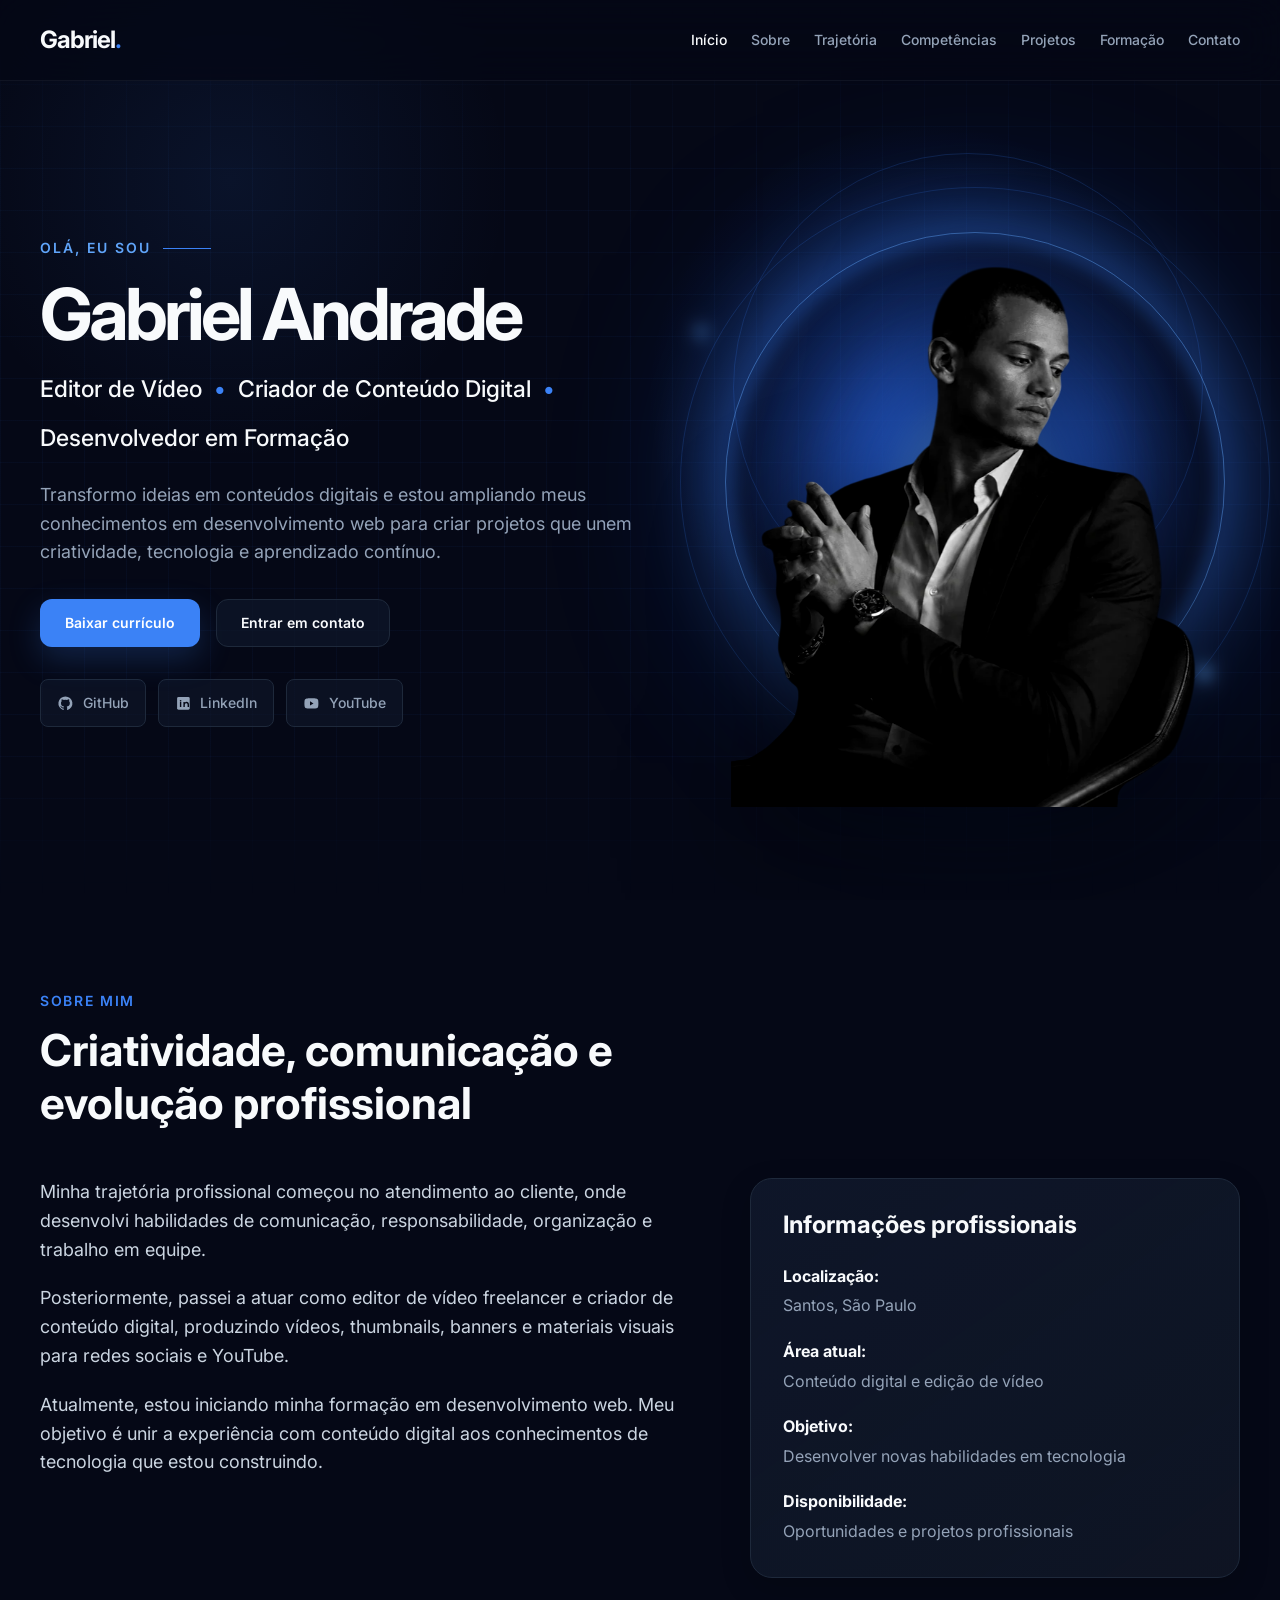
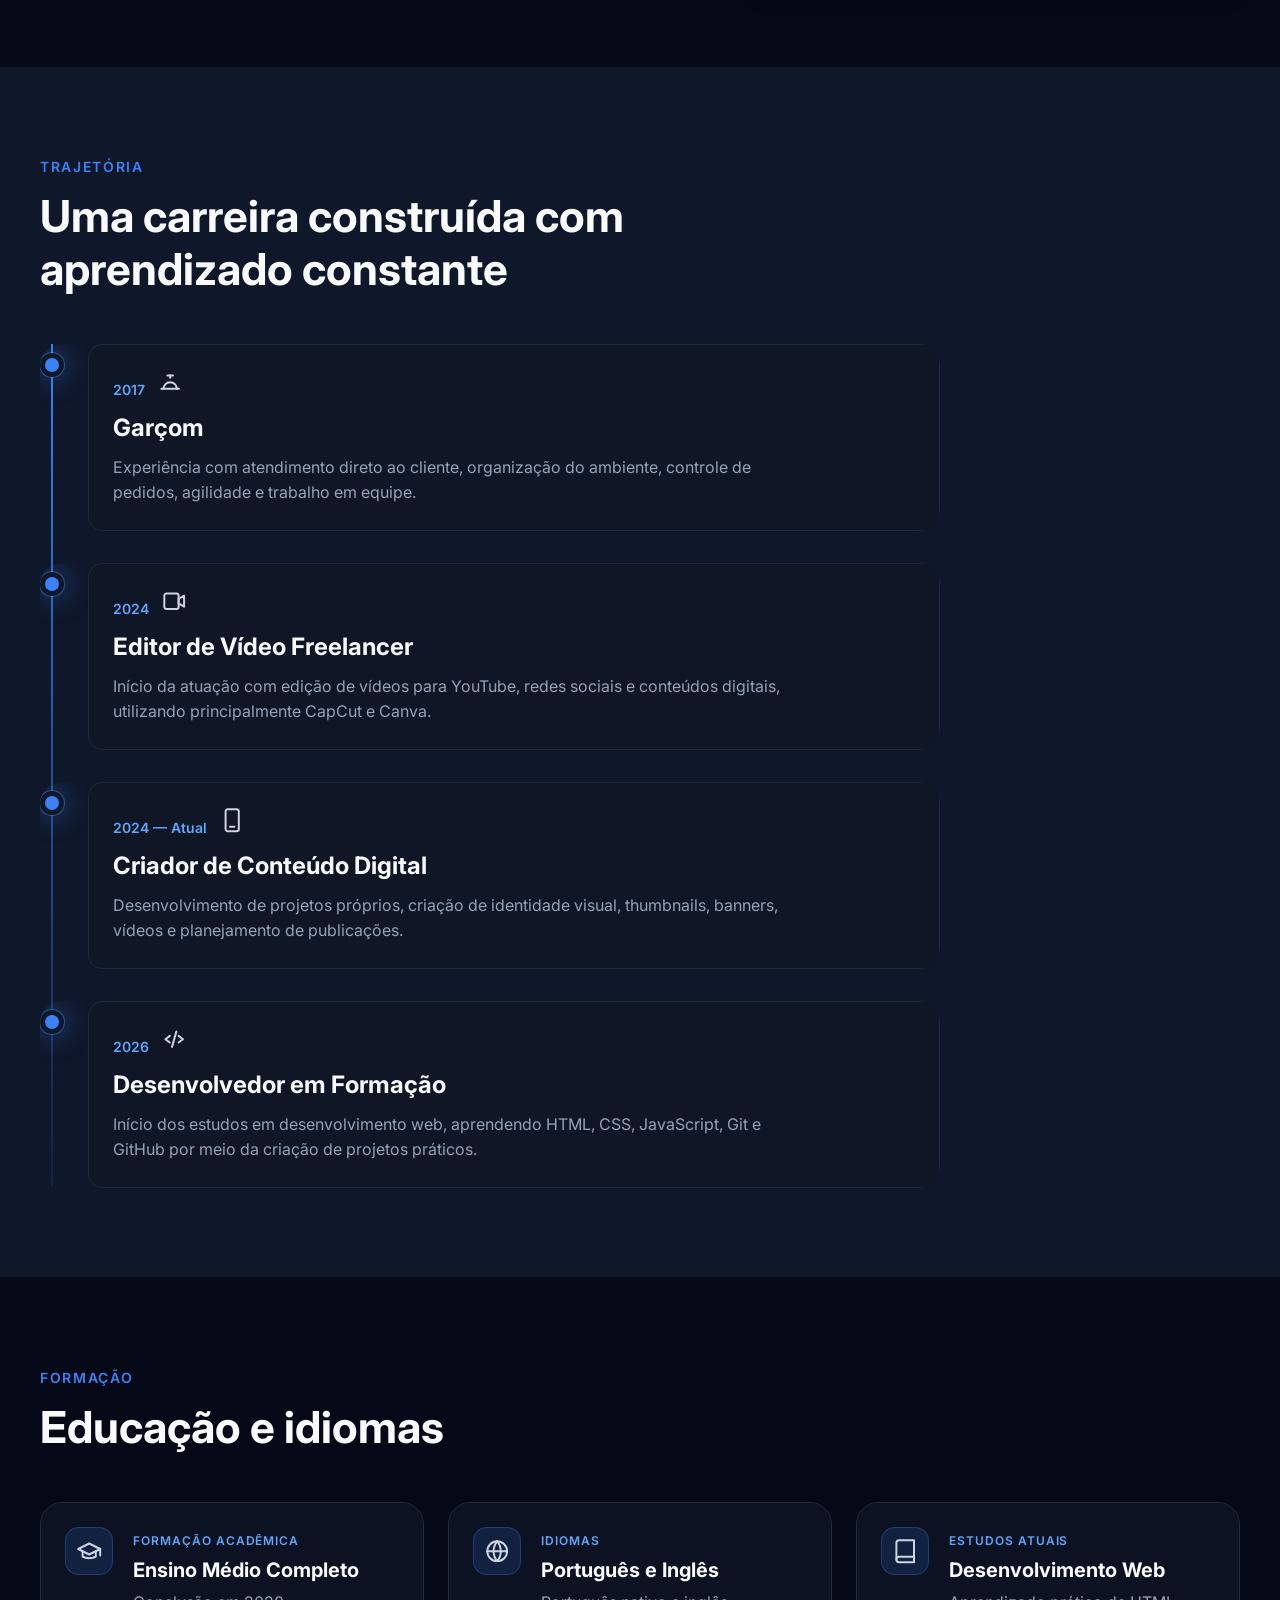
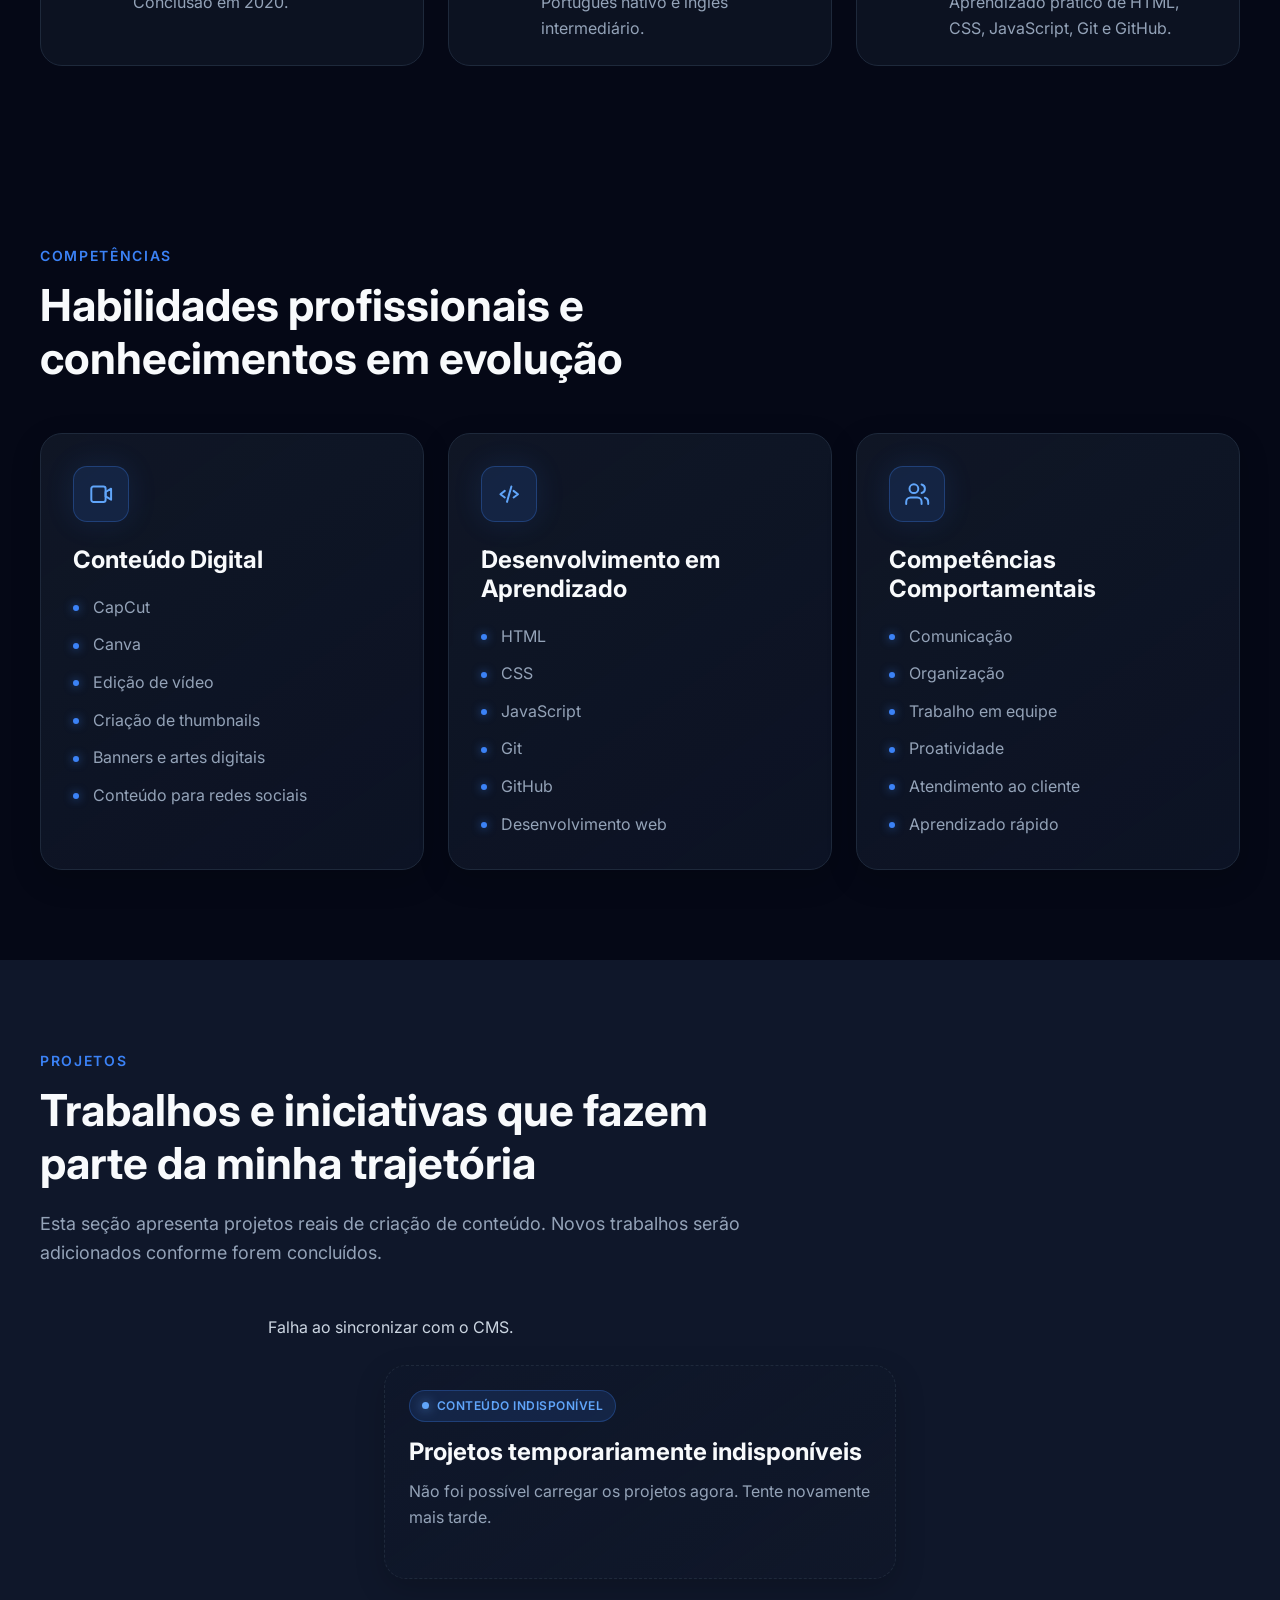
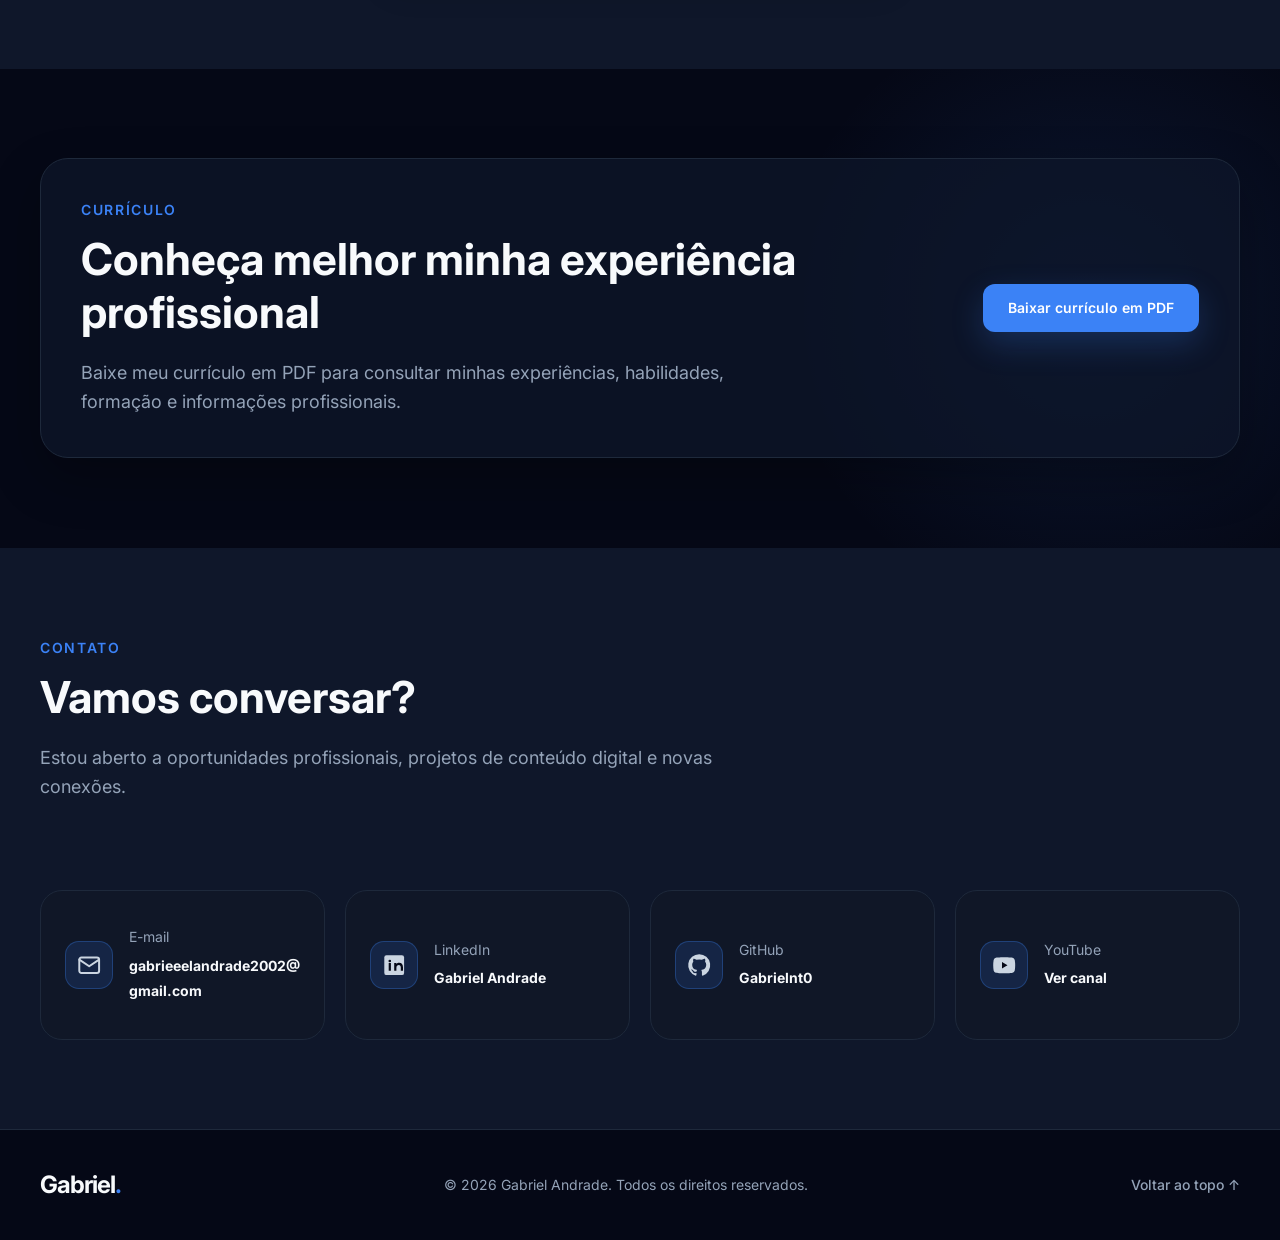
<file: index.html>
<!DOCTYPE html>
<html lang="pt-BR">
<head>
    <!-- PORTFOLIO_TRACKING_HEAD_START -->
<script data-portfolio-gtm="GTM-5KKM33P4">
        (function(w,d,s,l,i){
          w[l]=w[l]||[];
          w[l].push({"gtm.start":new Date().getTime(),event:"gtm.js"});
          var f=d.getElementsByTagName(s)[0],
              j=d.createElement(s),
              dl=l!="dataLayer"?"&l="+l:"";
          j.async=true;
          j.src="https://www.googletagmanager.com/gtm.js?id="+i+dl;
          f.parentNode.insertBefore(j,f);
        })(window,document,"script","dataLayer","GTM-5KKM33P4");
      </script>
    <!-- PORTFOLIO_TRACKING_HEAD_END -->

<meta charset="UTF-8">

    <meta
        name="viewport"
        content="width=device-width, initial-scale=1.0"
    >

    <meta name="description" content="Transformo ideias em conteúdos digitais e estou ampliando meus conhecimentos em desenvolvimento web para criar projetos que unem criatividade, tecnologia e aprendizado contínuo.">

    <meta name="author" content="Gabriel Andrade">

<!-- SEO -->

<meta name="robots" content="index,follow">

<meta
    name="theme-color"
    content="#050816"
>

<meta
    name="keywords"
    content="Gabriel Andrade, Portfólio, Editor de Vídeo, Desenvolvedor Web, HTML, CSS, JavaScript, GitHub, CapCut, Canva"
>

<meta
    name="application-name"
    content="Gabriel Andrade Portfolio"
>

<link rel="canonical" href="https://gabrielnt0.github.io/portfolio/">

<!-- Open Graph -->

<meta
    property="og:type"
    content="website"
>

<meta
    property="og:locale"
    content="pt_BR"
>

<meta property="og:title" content="Gabriel Andrade | Portfólio">

<meta property="og:description" content="Transformo ideias em conteúdos digitais e estou ampliando meus conhecimentos em desenvolvimento web para criar projetos que unem criatividade, tecnologia e aprendizado contínuo.">

<meta property="og:url" content="https://gabrielnt0.github.io/portfolio/">

<meta property="og:site_name" content="Gabriel Andrade">

<meta
    property="og:image"
    content="https://gabrielnt0.github.io/portfolio/assets/images/portfolio-preview.png"
>

<meta
    property="og:image:width"
    content="1200"
>

<meta
    property="og:image:height"
    content="630"
>

<!-- Twitter -->

<meta name="twitter:card" content="summary_large_image">

<meta name="twitter:title" content="Gabriel Andrade | Portfólio">

<meta name="twitter:description" content="Transformo ideias em conteúdos digitais e estou ampliando meus conhecimentos em desenvolvimento web para criar projetos que unem criatividade, tecnologia e aprendizado contínuo.">

<meta
    name="twitter:image"
    content="https://gabrielnt0.github.io/portfolio/assets/images/portfolio-preview.png"
>

    <title>Gabriel Andrade | Portfólio</title>

    <link
        rel="icon"
        type="image/png"
        href="./assets/icons/favicon-96x96.png"
        sizes="96x96"
    >

    <link
        rel="icon"
        type="image/svg+xml"
        href="./assets/icons/favicon.svg"
    >

    <link
        rel="shortcut icon"
        href="./assets/icons/favicon.ico"
    >

    <link
        rel="apple-touch-icon"
        sizes="180x180"
        href="./assets/icons/apple-touch-icon.png"
    >

    <meta
        name="apple-mobile-web-app-title"
        content="Gabriel Andrade"
    >

    <link
        rel="manifest"
        href="./assets/icons/site.webmanifest"
    >

    <link
        rel="stylesheet"
        href="./css/style.css"
    >
    <link rel="stylesheet" href="css/theme.css">
</head>

<body>
    <!-- PORTFOLIO_TRACKING_BODY_START -->
<noscript>
        <iframe
          data-portfolio-gtm="GTM-5KKM33P4"
          src="https://www.googletagmanager.com/ns.html?id=GTM-5KKM33P4"
          height="0"
          width="0"
          style="display:none;visibility:hidden"
          title="Google Tag Manager"
        ></iframe>
      </noscript>
    <!-- PORTFOLIO_TRACKING_BODY_END -->

<header class="header">
        <div class="container header-container">
            <a
                href="#inicio"
                class="logo"
                aria-label="Ir para o início"
            >
                Gabriel<span>.</span>
            </a>

            <nav
                id="navigation"
                class="navigation"
                aria-label="Navegação principal"
            >
                <ul class="navigation-list">
                    <li>
                        <a href="#inicio" class="navigation-link">Início</a>
                    </li>

                    <li>
                        <a href="#sobre" class="navigation-link">Sobre</a>
                    </li>

                    <li>
                        <a href="#trajetoria" class="navigation-link">Trajetória</a>
                    </li>

                    <li>
                        <a href="#competencias" class="navigation-link">Competências</a>
                    </li>

                    <li>
                        <a href="#projetos" class="navigation-link">Projetos</a>
                    </li>

                    <li>
                        <a href="#formacao" class="navigation-link">Formação</a>
                    </li>

                    <li>
                        <a href="#contato" class="navigation-link">Contato</a>
                    </li>
                </ul>
            </nav>

            <button
                class="menu-button"
                type="button"
                aria-label="Abrir menu de navegação"
                aria-expanded="false"
                aria-controls="navigation"
            >
                <span></span>
                <span></span>
                <span></span>
            </button>
        </div>
    </header>

<div
    class="preloader"
    aria-hidden="true"
>
    <div class="preloader-content">
        <div class="preloader-logo">
            <span>NT</span>
        </div>

        <div class="preloader-bar">
            <span></span>
        </div>

        <p>Carregando portfólio</p>
    </div>
</div>

    <main>
        <section
            id="inicio"
            class="hero"
        >
            <div class="container hero-container">
                <div class="hero-content">
                    <p class="hero-greeting">
                        Olá, eu sou
                    </p>

                    <h1 class="hero-title" id="profile-name">
                        Gabriel Andrade
                    </h1>

                    <p class="hero-profession" id="profile-title">
                        Editor de Vídeo
                        <span>•</span>
                        Criador de Conteúdo Digital
                        <span>•</span>
                        Desenvolvedor em Formação
                    </p>

                    <p class="hero-description" id="profile-short-bio">
                        Transformo ideias em conteúdos
                        digitais e estou ampliando meus conhecimentos em desenvolvimento web para criar projetos
                        que unem criatividade, tecnologia e aprendizado contínuo.
                    </p>

                    <div class="hero-actions">
                        <a
                            href="./documents/curriculo-gabriel-andrade.pdf"
                            id="profile-resume"
                            class="button button-primary"
                            download
                        >
                            Baixar currículo
                        </a>

                        <a
                            href="#projetos"
                            class="button button-secondary"
                        >
                            Ver projetos
                        </a>
                    </div>

                    <ul
                        class="social-links"
                        aria-label="Redes sociais"
                    >
                        <li>
                            <a
                                href="https://github.com/Gabrielnt0"
                                id="profile-github"
                                target="_blank"
                                rel="noopener noreferrer"
                            >
                                <svg class="icon-svg icon-svg-solid" viewBox="0 0 24 24" aria-hidden="true">
                                    <path d="M12 2a10 10 0 0 0-3.16 19.49c.5.09.68-.22.68-.48v-1.87c-2.78.6-3.37-1.18-3.37-1.18-.45-1.16-1.11-1.47-1.11-1.47-.91-.62.07-.61.07-.61 1 .07 1.53 1.03 1.53 1.03.9 1.53 2.35 1.09 2.92.83.09-.65.35-1.09.64-1.34-2.22-.25-4.56-1.11-4.56-4.94 0-1.09.39-1.98 1.03-2.68-.1-.25-.45-1.27.1-2.64 0 0 .84-.27 2.75 1.02A9.6 9.6 0 0 1 12 6.82a9.6 9.6 0 0 1 2.5.34c1.91-1.29 2.75-1.02 2.75-1.02.55 1.37.2 2.39.1 2.64.64.7 1.03 1.59 1.03 2.68 0 3.84-2.34 4.69-4.57 4.94.36.31.68.92.68 1.86v2.75c0 .27.18.58.69.48A10 10 0 0 0 12 2z"></path>
                                </svg>
                                <span>GitHub</span>
                            </a>
                        </li>

                        <li>
                            <a
                                href="https://www.linkedin.com/in/gabrielandrade2002/"
                                id="profile-linkedin"
                                target="_blank"
                                rel="noopener noreferrer"
                            >
                                <svg class="icon-svg icon-svg-solid" viewBox="0 0 24 24" aria-hidden="true">
                                    <rect x="3" y="3" width="18" height="18" rx="2"></rect>
                                    <path class="icon-svg-fill-background" d="M7 10h2v7H7zM8 7a1.2 1.2 0 1 1 0 2.4A1.2 1.2 0 0 1 8 7zm4 3h2v1c.6-.8 1.4-1.2 2.5-1.2 2 0 3.5 1.3 3.5 4V17h-2v-2.8c0-1.5-.6-2.3-1.8-2.3-1.3 0-2.2.9-2.2 2.6V17h-2z"></path>
                                </svg>
                                <span>LinkedIn</span>
                            </a>
                        </li>

                        <li>
                            <a
                                href="https://www.youtube.com/@gbN1TE"
                                id="profile-youtube"
                                target="_blank"
                                rel="noopener noreferrer"
                            >
                                <svg class="icon-svg icon-svg-solid" viewBox="0 0 24 24" aria-hidden="true">
                                    <path d="M21.6 7.2a2.8 2.8 0 0 0-2-2C17.8 4.7 12 4.7 12 4.7s-5.8 0-7.6.5a2.8 2.8 0 0 0-2 2A29 29 0 0 0 2 12a29 29 0 0 0 .4 4.8 2.8 2.8 0 0 0 2 2c1.8.5 7.6.5 7.6.5s5.8 0 7.6-.5a2.8 2.8 0 0 0 2-2A29 29 0 0 0 22 12a29 29 0 0 0-.4-4.8z"></path>
                                    <path class="icon-svg-fill-background" d="m10 9 5 3-5 3z"></path>
                                </svg>
                                <span>YouTube</span>
                            </a>
                        </li>
                    </ul>
                </div>

               <div class="hero-image-wrapper">

    <div class="hero-glow"></div>

    <div class="hero-image-background"></div>

    <img
        src="./assets/images/foto-gabriel.webp"
        alt="Foto profissional de Gabriel Andrade"
        class="hero-image"
        id="profile-avatar"
    >

</div>
            </div>
        </section>

        <section
            id="sobre"
            class="section about"
        >
            <div class="container">
                <div class="section-header">
                    <p class="section-label">
                        Sobre mim
                    </p>

                    <h2 class="section-title">
                        Criatividade, comunicação e evolução profissional
                    </h2>
                </div>

                <div class="about-content">
                    <div class="about-text" id="profile-bio">
                        <p>
                            Minha trajetória profissional começou no atendimento
                            ao cliente, onde desenvolvi habilidades de comunicação,
                            responsabilidade, organização e trabalho em equipe.
                        </p>

                        <p>
                            Posteriormente, passei a atuar como editor de vídeo
                            freelancer e criador de conteúdo digital, produzindo
                            vídeos, thumbnails, banners e materiais visuais para
                            redes sociais e YouTube.
                        </p>

                        <p>
                            Atualmente, estou iniciando minha formação em
                            desenvolvimento web. Meu objetivo é unir a experiência
                            com conteúdo digital aos conhecimentos de tecnologia
                            que estou construindo.
                        </p>
                    </div>

                    <aside class="about-card">
                        <h3>Informações profissionais</h3>

                        <ul>
                            <li>
                                <strong>Localização:</strong>
                                <span id="profile-location">Santos, São Paulo</span>
                            </li>

                            <li>
                                <strong>Área atual:</strong>
                                Conteúdo digital e edição de vídeo
                            </li>

                            <li>
                                <strong>Objetivo:</strong>
                                Desenvolver novas habilidades em tecnologia
                            </li>

                            <li>
                                <strong>Disponibilidade:</strong>
                                Oportunidades e projetos profissionais
                            </li>
                        </ul>
                    </aside>
                </div>
            </div>
        </section>

        <section
            id="trajetoria"
            class="section section-alternative trajectory"
        >
            <div class="container">
                <div class="section-header">
                    <p class="section-label">
                        Trajetória
                    </p>

                    <h2 class="section-title">
                        Uma carreira construída com aprendizado constante
                    </h2>
                </div>

                <div class="timeline" id="experiences-timeline">
                    <article class="timeline-item">
                        <div class="timeline-marker"></div>

                        <div class="timeline-content">
                            <span class="timeline-year">
                                2017
                            </span>

                            <span class="timeline-icon" aria-hidden="true">
                                <svg class="icon-svg" viewBox="0 0 24 24" aria-hidden="true">
                                    <path d="M4 18h16"></path>
                                    <path d="M6 18a6 6 0 0 1 12 0"></path>
                                    <path d="M12 6v2"></path>
                                    <path d="M9.5 6h5"></path>
                                </svg>
                            </span>

                            <h3>
                                Garçom
                            </h3>

                            <p>
                                Experiência com atendimento direto ao cliente,
                                organização do ambiente, controle de pedidos,
                                agilidade e trabalho em equipe.
                            </p>
                        </div>
                    </article>

                    <article class="timeline-item">
                        <div class="timeline-marker"></div>

                        <div class="timeline-content">
                            <span class="timeline-year">
                                2024
                            </span>

                            <span class="timeline-icon" aria-hidden="true">
                                <svg class="icon-svg" viewBox="0 0 24 24" aria-hidden="true">
                                    <rect x="3" y="5" width="13" height="14" rx="2"></rect>
                                    <path d="m16 10 5-3v10l-5-3z"></path>
                                </svg>
                            </span>

                            <h3>
                                Editor de Vídeo Freelancer
                            </h3>

                            <p>
                                Início da atuação com edição de vídeos para
                                YouTube, redes sociais e conteúdos digitais,
                                utilizando principalmente CapCut e Canva.
                            </p>
                        </div>
                    </article>

                    <article class="timeline-item">
                        <div class="timeline-marker"></div>

                        <div class="timeline-content">
                            <span class="timeline-year">
                                2024 — Atual
                            </span>

                            <span class="timeline-icon" aria-hidden="true">
                                <svg class="icon-svg" viewBox="0 0 24 24" aria-hidden="true">
                                    <rect x="6" y="2" width="12" height="20" rx="2"></rect>
                                    <path d="M10 18h4"></path>
                                </svg>
                            </span>

                            <h3>
                                Criador de Conteúdo Digital
                            </h3>

                            <p>
                                Desenvolvimento de projetos próprios, criação
                                de identidade visual, thumbnails, banners,
                                vídeos e planejamento de publicações.
                            </p>
                        </div>
                    </article>

                    <article class="timeline-item">
                        <div class="timeline-marker"></div>

                        <div class="timeline-content">
                            <span class="timeline-year">
                                2026
                            </span>

                            <span class="timeline-icon" aria-hidden="true">
                                <svg class="icon-svg" viewBox="0 0 24 24" aria-hidden="true">
                                    <path d="m8 9-4 3 4 3"></path>
                                    <path d="m16 9 4 3-4 3"></path>
                                    <path d="m14 5-4 14"></path>
                                </svg>
                            </span>

                            <h3>
                                Desenvolvedor em Formação
                            </h3>

                            <p>
                                Início dos estudos em desenvolvimento web,
                                aprendendo HTML, CSS, JavaScript, Git e GitHub
                                por meio da criação de projetos práticos.
                            </p>
                        </div>
                    </article>
                </div>
            </div>
        </section>

        <section
            id="competencias"
            class="section skills"
        >
            <div class="container">
                <div class="section-header">
                    <p class="section-label">
                        Competências
                    </p>

                    <h2 class="section-title">
                        Habilidades profissionais e conhecimentos em evolução
                    </h2>
                </div>

                <div class="skills-grid" id="skills-grid">
                    <article class="skill-card">
                        <span class="skill-icon" aria-hidden="true">
                            <svg class="icon-svg" viewBox="0 0 24 24" aria-hidden="true">
                                    <rect x="3" y="5" width="13" height="14" rx="2"></rect>
                                    <path d="m16 10 5-3v10l-5-3z"></path>
                                </svg>
                        </span>

                        <h3>
                            Conteúdo Digital
                        </h3>

                        <ul class="skill-list">
                            <li>CapCut</li>
                            <li>Canva</li>
                            <li>Edição de vídeo</li>
                            <li>Criação de thumbnails</li>
                            <li>Banners e artes digitais</li>
                            <li>Conteúdo para redes sociais</li>
                        </ul>
                    </article>

                    <article class="skill-card">
                        <span class="skill-icon" aria-hidden="true">
                            <svg class="icon-svg" viewBox="0 0 24 24" aria-hidden="true">
                                    <path d="m8 9-4 3 4 3"></path>
                                    <path d="m16 9 4 3-4 3"></path>
                                    <path d="m14 5-4 14"></path>
                                </svg>
                        </span>

                        <h3>
                            Desenvolvimento em Aprendizado
                        </h3>

                        <ul class="skill-list">
                            <li>HTML</li>
                            <li>CSS</li>
                            <li>JavaScript</li>
                            <li>Git</li>
                            <li>GitHub</li>
                            <li>Desenvolvimento web</li>
                        </ul>
                    </article>

                    <article class="skill-card">
                        <span class="skill-icon" aria-hidden="true">
                            <svg class="icon-svg" viewBox="0 0 24 24" aria-hidden="true">
                                    <path d="M16 21v-2a4 4 0 0 0-4-4H6a4 4 0 0 0-4 4v2"></path>
                                    <circle cx="9" cy="7" r="4"></circle>
                                    <path d="M22 21v-2a4 4 0 0 0-3-3.87"></path>
                                    <path d="M16 3.13a4 4 0 0 1 0 7.75"></path>
                                </svg>
                        </span>

                        <h3>
                            Competências Comportamentais
                        </h3>

                        <ul class="skill-list">
                            <li>Comunicação</li>
                            <li>Organização</li>
                            <li>Trabalho em equipe</li>
                            <li>Proatividade</li>
                            <li>Atendimento ao cliente</li>
                            <li>Aprendizado rápido</li>
                        </ul>
                    </article>
                </div>
            </div>
        </section>

        <section
            id="projetos"
            class="section section-alternative projects"
        >
            <div class="container">
                <div class="section-header">
                    <p class="section-label">
                        Projetos
                    </p>

                    <h2 class="section-title">
                        Trabalhos e iniciativas que fazem parte da minha trajetória
                    </h2>

                    <p class="section-description">
                        Esta seção apresenta projetos reais de criação de conteúdo.
                        Novos trabalhos serão adicionados conforme forem concluídos.
                    </p>
                </div>

                <div
                    class="project-filters"
                    id="project-filters"
                    aria-label="Filtrar projetos por categoria"
                    hidden
                ></div>

                <p
                    class="projects-feedback"
                    id="projects-feedback"
                    role="status"
                    hidden
                ></p>

                <div
                    class="projects-grid"
                    id="projects-grid"
                    aria-live="polite"
                >
                    <article class="project-card project-card-placeholder project-empty-state">
                        <div class="project-placeholder" aria-hidden="true">
                            <span>…</span>
                        </div>

                        <div class="project-content">
                            <span class="project-status">
                                Sincronizando
                            </span>

                            <h3>
                                Carregando projetos
                            </h3>

                            <p class="project-description">
                                Buscando os projetos publicados no NT Studio CMS.
                            </p>
                        </div>
                    </article>
                </div>
            </div>
        </section>

        <section
            id="formacao"
            class="section education"
        >
            <div class="container">
                <div class="section-header">
                    <p class="section-label">
                        Formação
                    </p>

                    <h2 class="section-title">
                        Educação e idiomas
                    </h2>
                </div>

                <div class="education-grid" id="education-grid">
                    <article class="education-card">
                        <span class="education-icon" aria-hidden="true">
                            <svg class="icon-svg" viewBox="0 0 24 24" aria-hidden="true">
                                    <path d="m2 10 10-5 10 5-10 5z"></path>
                                    <path d="M6 12v5c3 2 9 2 12 0v-5"></path>
                                    <path d="M22 10v6"></path>
                                </svg>
                        </span>

                        <div>
                            <span class="education-type">
                                Formação acadêmica
                            </span>

                            <h3>
                                Ensino Médio Completo
                            </h3>

                            <p>
                                Conclusão em 2020.
                            </p>
                        </div>
                    </article>

                    <article class="education-card">
                        <span class="education-icon" aria-hidden="true">
                            <svg class="icon-svg" viewBox="0 0 24 24" aria-hidden="true">
                                    <circle cx="12" cy="12" r="9"></circle>
                                    <path d="M3 12h18"></path>
                                    <path d="M12 3a14 14 0 0 1 0 18"></path>
                                    <path d="M12 3a14 14 0 0 0 0 18"></path>
                                </svg>
                        </span>

                        <div>
                            <span class="education-type">
                                Idiomas
                            </span>

                            <h3>
                                Português e Inglês
                            </h3>

                            <p>
                                Português nativo e inglês intermediário.
                            </p>
                        </div>
                    </article>

                    <article class="education-card">
                        <span class="education-icon" aria-hidden="true">
                            <svg class="icon-svg" viewBox="0 0 24 24" aria-hidden="true">
                                    <path d="M4 19.5A2.5 2.5 0 0 1 6.5 17H20"></path>
                                    <path d="M6.5 2H20v20H6.5A2.5 2.5 0 0 1 4 19.5v-15A2.5 2.5 0 0 1 6.5 2z"></path>
                                </svg>
                        </span>

                        <div>
                            <span class="education-type">
                                Estudos atuais
                            </span>

                            <h3>
                                Desenvolvimento Web
                            </h3>

                            <p>
                                Aprendizado prático de HTML, CSS, JavaScript,
                                Git e GitHub.
                            </p>
                        </div>
                    </article>
                </div>
            </div>
        </section>

        <section class="section resume">
            <div class="container resume-container">
                <div class="resume-content">
                    <p class="section-label">
                        Currículo
                    </p>

                    <h2 class="section-title">
                        Conheça melhor minha experiência profissional
                    </h2>

                    <p class="section-description">
                        Baixe meu currículo em PDF para consultar minhas
                        experiências, habilidades, formação e informações
                        profissionais.
                    </p>
                </div>

                <a
                    href="./documents/curriculo-gabriel-andrade.pdf"
                    class="button button-primary"
                    download
                >
                    Baixar currículo em PDF
                </a>
            </div>
        </section>

        <section
            id="contato"
            class="section section-alternative contact"
        >
            <div class="container contact-container">
                <div class="section-header">
                    <p class="section-label">
                        Contato
                    </p>

                    <h2 class="section-title">
                        Vamos conversar?
                    </h2>

                    <p class="section-description">
                        Estou aberto a oportunidades profissionais, projetos
                        de conteúdo digital e novas conexões.
                    </p>
                </div>

                <div class="contact-grid">
                    <a
                        href="mailto:gabrieeelandrade2002@gmail.com"
                        class="contact-card"
                    >
                        <span class="contact-icon" aria-hidden="true">
                            <svg class="icon-svg" viewBox="0 0 24 24" aria-hidden="true">
                                    <rect x="3" y="5" width="18" height="14" rx="2"></rect>
                                    <path d="m3 7 9 6 9-6"></path>
                                </svg>
                        </span>

                        <div>
                            <span class="contact-label">
                                E-mail
                            </span>

                            <strong>
                                gabrieeelandrade2002@gmail.com
                            </strong>
                        </div>
                    </a>

                    <a
                        href="https://www.linkedin.com/in/gabrielandrade2002/"
                        class="contact-card"
                        target="_blank"
                        rel="noopener noreferrer"
                    >
                        <span class="contact-icon" aria-hidden="true">
                            <svg class="icon-svg icon-svg-solid" viewBox="0 0 24 24" aria-hidden="true">
                                    <rect x="3" y="3" width="18" height="18" rx="2"></rect>
                                    <path class="icon-svg-fill-background" d="M7 10h2v7H7zM8 7a1.2 1.2 0 1 1 0 2.4A1.2 1.2 0 0 1 8 7zm4 3h2v1c.6-.8 1.4-1.2 2.5-1.2 2 0 3.5 1.3 3.5 4V17h-2v-2.8c0-1.5-.6-2.3-1.8-2.3-1.3 0-2.2.9-2.2 2.6V17h-2z"></path>
                                </svg>
                        </span>

                        <div>
                            <span class="contact-label">
                                LinkedIn
                            </span>

                            <strong>
                                Gabriel Andrade
                            </strong>
                        </div>
                    </a>

                    <a
                        href="https://github.com/Gabrielnt0"
                        class="contact-card"
                        target="_blank"
                        rel="noopener noreferrer"
                    >
                        <span class="contact-icon" aria-hidden="true">
                            <svg class="icon-svg icon-svg-solid" viewBox="0 0 24 24" aria-hidden="true">
                                    <path d="M12 2a10 10 0 0 0-3.16 19.49c.5.09.68-.22.68-.48v-1.87c-2.78.6-3.37-1.18-3.37-1.18-.45-1.16-1.11-1.47-1.11-1.47-.91-.62.07-.61.07-.61 1 .07 1.53 1.03 1.53 1.03.9 1.53 2.35 1.09 2.92.83.09-.65.35-1.09.64-1.34-2.22-.25-4.56-1.11-4.56-4.94 0-1.09.39-1.98 1.03-2.68-.1-.25-.45-1.27.1-2.64 0 0 .84-.27 2.75 1.02A9.6 9.6 0 0 1 12 6.82a9.6 9.6 0 0 1 2.5.34c1.91-1.29 2.75-1.02 2.75-1.02.55 1.37.2 2.39.1 2.64.64.7 1.03 1.59 1.03 2.68 0 3.84-2.34 4.69-4.57 4.94.36.31.68.92.68 1.86v2.75c0 .27.18.58.69.48A10 10 0 0 0 12 2z"></path>
                                </svg>
                        </span>

                        <div>
                            <span class="contact-label">
                                GitHub
                            </span>

                            <strong>
                                Gabrielnt0
                            </strong>
                        </div>
                    </a>

                    <a
                        href="https://www.youtube.com/@gbN1TE"
                        class="contact-card"
                        target="_blank"
                        rel="noopener noreferrer"
                    >
                        <span class="contact-icon" aria-hidden="true">
                            <svg class="icon-svg icon-svg-solid" viewBox="0 0 24 24" aria-hidden="true">
                                    <path d="M21.6 7.2a2.8 2.8 0 0 0-2-2C17.8 4.7 12 4.7 12 4.7s-5.8 0-7.6.5a2.8 2.8 0 0 0-2 2A29 29 0 0 0 2 12a29 29 0 0 0 .4 4.8 2.8 2.8 0 0 0 2 2c1.8.5 7.6.5 7.6.5s5.8 0 7.6-.5a2.8 2.8 0 0 0 2-2A29 29 0 0 0 22 12a29 29 0 0 0-.4-4.8z"></path>
                                    <path class="icon-svg-fill-background" d="m10 9 5 3-5 3z"></path>
                                </svg>
                        </span>

                        <div>
                            <span class="contact-label">
                                YouTube
                            </span>

                            <strong>
                                Ver canal
                            </strong>
                        </div>
                    </a>
                </div>
            </div>
        </section>
    </main>

    <footer class="footer">
        <div class="container footer-container">
            <a
                href="#inicio"
                class="footer-logo"
            >
                Gabriel<span>.</span>
            </a>

            <p>
                © <span id="current-year"></span>
                Gabriel Andrade. Todos os direitos reservados.
            </p>

            <a
                href="#inicio"
                class="back-to-top"
                aria-label="Voltar ao início"
            >
                Voltar ao topo ↑
            </a>
        </div>
    </footer>

<button
    class="scroll-top-button"
    type="button"
    aria-label="Voltar ao topo da página"
    title="Voltar ao topo"
>
    <svg
        viewBox="0 0 24 24"
        aria-hidden="true"
    >
        <path d="M12 19V5"></path>
        <path d="m5 12 7-7 7 7"></path>
    </svg>
</button>

    <script src="./js/script.js"></script>
    <script type="module" src="./js/modules/theme.js"></script>
    <script type="module" src="./js/modules/builder.js"></script>
    <script type="module" src="./js/modules/visual-editor-bridge.js"></script>
    <script type="module" src="./js/modules/seo.js"></script>
    <script type="module" src="./js/modules/experiences.js"></script>
    <script type="module" src="./js/modules/skills.js"></script>
    <script type="module" src="./js/modules/education.js"></script>
    <script type="module" src="./js/modules/projects.js"></script>
    <script type="module" src="./js/modules/profile.js"></script>
</body>
</html>
</file>
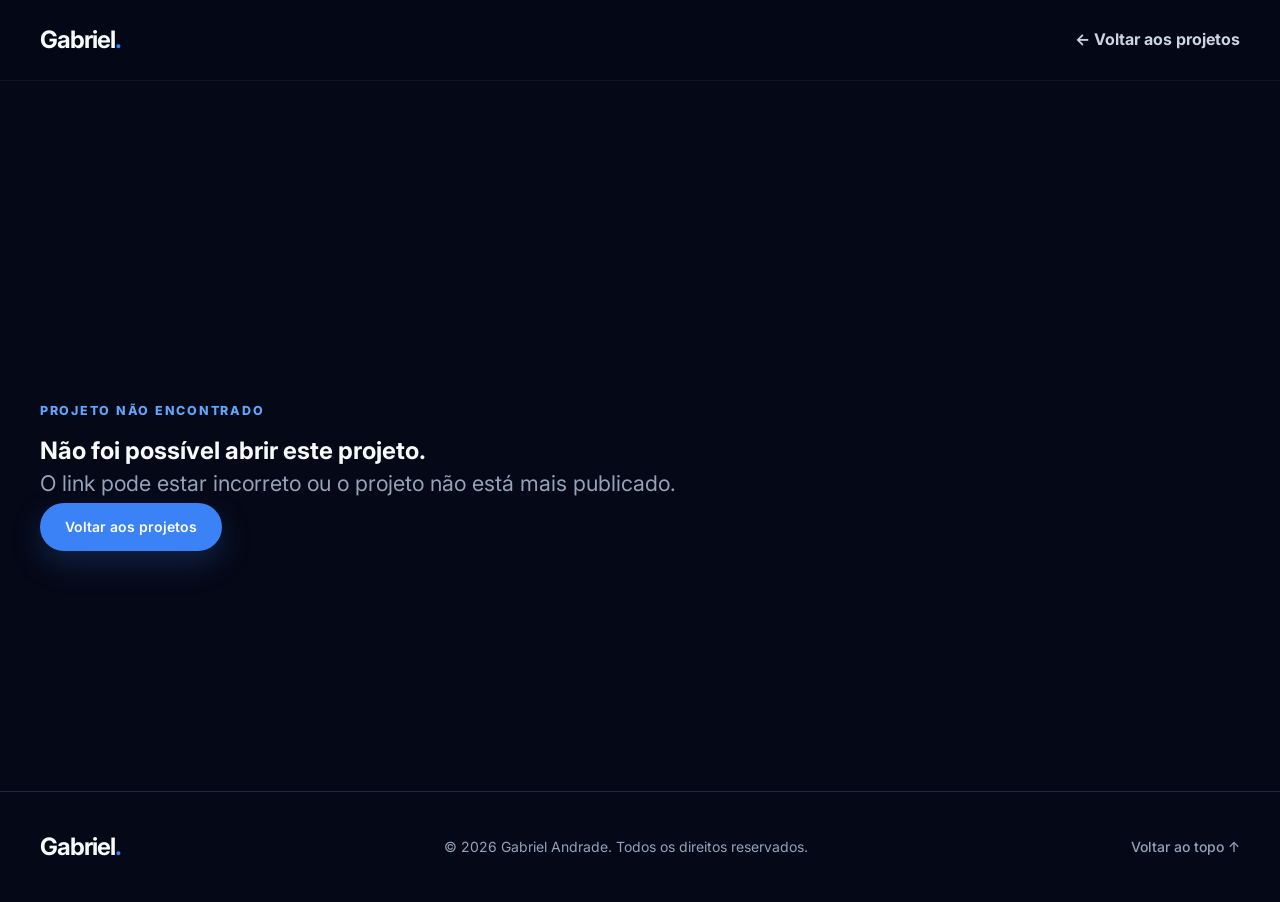
<file: project.html>
<!DOCTYPE html>
<html lang="pt-BR">
<head>
    <meta charset="UTF-8">
    <meta name="viewport" content="width=device-width, initial-scale=1.0">
    <meta name="robots" content="index, follow">
    <meta name="theme-color" content="#050816">
    <meta property="og:type" content="article">
    <meta property="og:locale" content="pt_BR">
    <title>Projeto | Portfólio</title>
    <link rel="stylesheet" href="./css/style.css">
    <link rel="stylesheet" href="./css/theme.css">
    <link rel="stylesheet" href="./css/project-detail.css">
</head>
<body class="project-detail-page">
    <header class="header project-detail-header">
        <div class="container header-container">
            <a href="./index.html#inicio" class="logo" aria-label="Voltar ao portfólio">Gabriel<span>.</span></a>
            <a href="./index.html#projetos" class="project-back-link">← Voltar aos projetos</a>
        </div>
    </header>

    <main id="project-detail" class="project-detail-main" aria-live="polite">
        <section class="section project-detail-loading">
            <div class="container">
                <p class="project-detail-kicker">Carregando projeto</p>
                <h1>Preparando a apresentação…</h1>
            </div>
        </section>
    </main>

    <footer class="footer">
        <div class="container footer-container">
            <a href="./index.html" class="footer-logo">Gabriel<span>.</span></a>
            <p>© <span id="current-year"></span> Gabriel Andrade. Todos os direitos reservados.</p>
            <a href="#project-detail" class="back-to-top">Voltar ao topo ↑</a>
        </div>
    </footer>

    <script type="module" src="./js/modules/theme.js"></script>
    <script type="module" src="./js/modules/project-detail.js"></script>
</body>
</html>
</file>
<file: css/style.css>
@import url("https://fonts.googleapis.com/css2?family=Inter:wght@400;500;600;700&display=swap");

@import url("./variables.css");
@import url("./reset.css");
@import url("./layout.css");
@import url("./hero.css");
@import url("./sections.css");
@import url("./cards.css");
@import url("./responsive.css");
</file>
<file: css/theme.css>
.theme-motion-disabled *,
.theme-motion-disabled *::before,
.theme-motion-disabled *::after {
    animation-duration: 0.001ms !important;
    animation-iteration-count: 1 !important;
    scroll-behavior: auto !important;
    transition-duration: 0.001ms !important;
}

/* ONRONT Site Builder */
[hidden] { display: none !important; }
.builder-hero-centered .hero-container { grid-template-columns: 1fr; text-align: center; }
.builder-hero-centered .hero-content { margin-inline: auto; max-width: 850px; }
.builder-hero-centered .hero-actions,
.builder-hero-centered .hero-socials { justify-content: center; }
.builder-hero-centered .hero-visual { display: none; }
.builder-hero-fullscreen .hero { min-height: 100svh; display: flex; align-items: center; }
.builder-hero-fullscreen .hero-container { grid-template-columns: 1fr; text-align: center; }
.builder-hero-fullscreen .hero-content { margin-inline: auto; max-width: 900px; }
.builder-hero-fullscreen .hero-actions,
.builder-hero-fullscreen .hero-socials { justify-content: center; }
.builder-hero-fullscreen .hero-visual { display: none; }

.builder-cards-flat :is(.about-card,.timeline-item,.skill-card,.project-card,.education-card,.contact-card) { border-radius: 2px !important; box-shadow: none !important; }
.builder-cards-rounded :is(.about-card,.timeline-item,.skill-card,.project-card,.education-card,.contact-card) { border-radius: 22px !important; }
.builder-cards-glass :is(.about-card,.timeline-item,.skill-card,.project-card,.education-card,.contact-card) { background: color-mix(in srgb, var(--color-card) 72%, transparent) !important; backdrop-filter: blur(18px); -webkit-backdrop-filter: blur(18px); }
.builder-cards-outline :is(.about-card,.timeline-item,.skill-card,.project-card,.education-card,.contact-card) { background: transparent !important; box-shadow: none !important; border-width: 1px !important; }

.builder-buttons-square :is(.button,.project-link,.resume-button) { border-radius: 3px !important; }
.builder-buttons-rounded :is(.button,.project-link,.resume-button) { border-radius: 12px !important; }
.builder-buttons-pill :is(.button,.project-link,.resume-button) { border-radius: 999px !important; }
.builder-buttons-outline :is(.button,.project-link,.resume-button) { background: transparent !important; border: 1px solid var(--color-primary) !important; color: var(--color-primary) !important; }

.builder-navbar-transparent .header { background: transparent !important; border-bottom-color: transparent !important; }
.builder-navbar-blur .header { background: color-mix(in srgb, var(--color-background) 72%, transparent) !important; backdrop-filter: blur(20px); -webkit-backdrop-filter: blur(20px); }
.builder-container-compact .container { max-width: 1040px; }
.builder-container-wide .container { max-width: 1240px; }
.builder-container-full .container { max-width: min(94vw, 1540px); }


/* Portfolio Builder — integração completa */
.builder-spacing-compact .section {
    padding-block: clamp(3rem, 5vw, 4.5rem);
}

.builder-spacing-comfortable .section {
    padding-block: clamp(4.5rem, 7vw, 7rem);
}

.builder-spacing-spacious .section {
    padding-block: clamp(6rem, 10vw, 10rem);
}

.builder-alignment-center .section-header,
.builder-alignment-center .about-content,
.builder-alignment-center .resume-header {
    margin-inline: auto;
    text-align: center;
}

.builder-project-columns-2 .projects-grid {
    grid-template-columns: repeat(2, minmax(0, 1fr));
}

.builder-project-columns-3 .projects-grid {
    grid-template-columns: repeat(3, minmax(0, 1fr));
}

.builder-project-columns-4 .projects-grid {
    grid-template-columns: repeat(4, minmax(0, 1fr));
}

.project-builder-metadata {
    display: flex;
    flex-wrap: wrap;
    gap: 0.5rem 0.9rem;
    margin-top: 0.8rem;
    color: var(--color-muted);
    font-size: 0.82rem;
}

.project-technology-list {
    display: flex;
    flex-wrap: wrap;
    gap: 0.45rem;
    margin-top: 0.9rem;
    padding: 0;
    list-style: none;
}

.project-technology-list li {
    border: 1px solid var(--color-border);
    border-radius: 999px;
    padding: 0.32rem 0.65rem;
    background: var(--color-primary-soft);
    color: var(--color-text);
    font-size: 0.78rem;
}

.project-pagination {
    display: flex;
    align-items: center;
    justify-content: center;
    gap: 1rem;
    margin-top: 2rem;
}

.project-page-button {
    border: 1px solid var(--color-border);
    border-radius: var(--border-radius-md);
    padding: 0.7rem 1rem;
    background: var(--color-card);
    color: var(--color-text);
    cursor: pointer;
}

.project-page-button:hover:not(:disabled) {
    border-color: var(--color-primary);
    color: var(--color-primary);
}

.project-page-button:disabled {
    cursor: not-allowed;
    opacity: 0.4;
}

.project-page-indicator {
    color: var(--color-muted);
    font-size: 0.9rem;
}

.builder-skills-list .skills-grid,
.skills-grid[data-layout="list"] {
    grid-template-columns: 1fr;
}

.builder-skills-list .skill-card,
.skills-grid[data-layout="list"] .skill-card {
    display: grid;
    grid-template-columns: auto minmax(160px, 0.4fr) 1fr;
    align-items: center;
    gap: 1rem;
}

.skill-levels {
    display: grid;
    gap: 0.9rem;
    margin-top: 1rem;
}

.skill-level-row {
    display: grid;
    gap: 0.4rem;
}

.skill-level-header {
    display: flex;
    justify-content: space-between;
    gap: 1rem;
    color: var(--color-text);
    font-size: 0.86rem;
}

.skill-level-track {
    height: 0.48rem;
    overflow: hidden;
    border-radius: 999px;
    background: color-mix(in srgb, var(--color-border) 70%, transparent);
}

.skill-level-fill {
    display: block;
    height: 100%;
    border-radius: inherit;
    background: var(--color-primary);
}

.skill-category,
.skill-description {
    margin-top: 0.65rem;
    color: var(--color-muted);
}

@media (max-width: 1100px) {
    .builder-project-columns-4 .projects-grid,
    .builder-project-columns-3 .projects-grid {
        grid-template-columns: repeat(2, minmax(0, 1fr));
    }
}

@media (max-width: 720px) {
    .builder-project-columns-2 .projects-grid,
    .builder-project-columns-3 .projects-grid,
    .builder-project-columns-4 .projects-grid {
        grid-template-columns: 1fr;
    }

    .builder-skills-list .skill-card,
    .skills-grid[data-layout="list"] .skill-card {
        grid-template-columns: 1fr;
    }
}


/* Editor Visual do Portfolio CMS */
.portfolio-visual-editor-mode {
    scroll-behavior: smooth;
}

.portfolio-visual-editor-mode body {
    cursor: default;
}

.portfolio-visual-editor-mode main > section,
.portfolio-visual-editor-mode main .resume {
    position: relative;
    cursor: pointer;
}

.portfolio-visual-editor-mode main > section:hover,
.portfolio-visual-editor-mode main .resume:hover {
    outline: 2px dashed color-mix(in srgb, var(--color-primary) 70%, white);
    outline-offset: -4px;
}

#portfolio-visual-editor-selection {
    position: absolute;
    z-index: 999999;
    pointer-events: none;
    border: 3px solid #2563eb;
    border-radius: 10px;
    box-shadow:
        0 0 0 1px rgba(255, 255, 255, 0.35),
        0 10px 35px rgba(37, 99, 235, 0.22);
    transition:
        left 160ms ease,
        top 160ms ease,
        width 160ms ease,
        height 160ms ease;
}

#portfolio-visual-editor-label {
    position: absolute;
    top: -29px;
    left: -3px;
    border-radius: 7px 7px 0 0;
    padding: 5px 9px;
    background: #2563eb;
    color: #ffffff;
    font: 700 11px/1 system-ui, sans-serif;
    letter-spacing: 0.04em;
    text-transform: uppercase;
}


/* Estilos personalizados por seção */
[data-custom-section-style="true"] {
    color: var(--section-custom-text, inherit);
    overflow: hidden;
}

[data-custom-section-style="true"] .section-title,
[data-custom-section-style="true"] .section-subtitle,
[data-custom-section-style="true"] .hero-title,
[data-custom-section-style="true"] .hero-description,
[data-custom-section-style="true"] p,
[data-custom-section-style="true"] li {
    color: var(--section-custom-text, inherit);
}


/* Sprint H2 — redes sociais funcionais no rodapé */
.footer-socials { display:flex; flex-wrap:wrap; align-items:center; justify-content:center; gap:.7rem; }
.footer-socials a { color:var(--color-muted); font-size:.82rem; text-decoration:none; transition:color .2s ease; }
.footer-socials a:hover { color:var(--color-primary); }
@media (max-width:720px) { .footer-socials { order:3; width:100%; } }
</file>
<file: css/project-detail.css>
.project-detail-page { min-height: 100vh; }
.project-detail-header { position: sticky; top: 0; }
.project-back-link { color: var(--color-text); font-weight: 700; transition: color var(--transition-fast); }
.project-back-link:hover { color: var(--color-primary-hover); }
.project-detail-main { padding-top: 5rem; }
.project-detail-hero { padding-top: clamp(5rem, 10vw, 9rem); padding-bottom: 3rem; }
.project-detail-hero-grid { max-width: 66rem; }
.project-detail-intro h1 { max-width: 16ch; margin-bottom: 1.5rem; font-size: clamp(2.8rem, 7vw, 6.5rem); line-height: .96; }
.project-detail-kicker { margin-bottom: 1rem; color: var(--color-primary-hover); font-size: .78rem; font-weight: 800; letter-spacing: .14em; text-transform: uppercase; }
.project-detail-lead { max-width: 52rem; color: var(--color-muted); font-size: clamp(1.05rem, 2vw, 1.35rem); line-height: 1.75; }
.project-detail-actions { display: flex; flex-wrap: wrap; gap: 1rem; margin-top: 2rem; }
.project-detail-gallery-section { padding-top: 1rem; }
.project-detail-gallery { position: relative; overflow: hidden; border: 1px solid var(--color-border); border-radius: var(--border-radius-xl); background: #02040c; box-shadow: var(--shadow-md); }
.project-detail-gallery-viewport { overflow: hidden; touch-action: pan-y; }
.project-detail-gallery-track { display: flex; transition: transform 580ms cubic-bezier(.22,.61,.36,1); will-change: transform; }
.project-detail-slide { flex: 0 0 100%; min-width: 0; aspect-ratio: 16 / 9; background: #02040c; }
.project-detail-image { width: 100%; height: 100%; object-fit: contain; }
.project-detail-gallery-button { position: absolute; top: 50%; z-index: 2; display: grid; width: 3rem; height: 3rem; place-items: center; border: 1px solid rgba(255,255,255,.2); border-radius: 999px; background: rgba(5,8,22,.7); color: #fff; font-size: 2rem; cursor: pointer; transform: translateY(-50%); backdrop-filter: blur(10px); }
.project-detail-gallery-button.previous { left: 1rem; }
.project-detail-gallery-button.next { right: 1rem; }
.project-detail-gallery-button:hover { background: var(--color-primary); }
.project-detail-gallery-counter { position: absolute; right: 1rem; bottom: 1rem; z-index: 2; padding: .45rem .7rem; border-radius: 999px; background: rgba(5,8,22,.72); color: #fff; font-size: .78rem; font-weight: 800; backdrop-filter: blur(10px); }
.project-detail-gallery-dots { position: absolute; left: 50%; bottom: 1.2rem; z-index: 2; display: flex; gap: .42rem; transform: translateX(-50%); }
.project-detail-gallery-dot { width: .5rem; height: .5rem; padding: 0; border: 0; border-radius: 999px; background: rgba(255,255,255,.45); cursor: pointer; transition: width 180ms ease, background 180ms ease; }
.project-detail-gallery-dot.is-active { width: 1.6rem; background: var(--color-primary-hover); }
.project-detail-content-grid { display: grid; grid-template-columns: minmax(0, 1.6fr) minmax(16rem, .7fr); gap: clamp(2rem, 6vw, 6rem); align-items: start; }
.project-detail-article h2, .project-detail-meta h2 { margin-bottom: 1.4rem; }
.project-detail-article > p:last-child { color: var(--color-muted); font-size: 1.05rem; line-height: 1.9; white-space: pre-line; }
.project-detail-meta { padding: 1.5rem; border: 1px solid var(--color-border); border-radius: var(--border-radius-lg); background: var(--color-card); }
.project-detail-meta-row { display: grid; gap: .35rem; padding: 1rem 0; border-top: 1px solid var(--color-border); }
.project-detail-meta-row span { color: var(--color-muted); font-size: .78rem; text-transform: uppercase; letter-spacing: .08em; }
.project-detail-navigation { padding-top: 0; }
.project-detail-navigation-grid { display: grid; grid-template-columns: repeat(2, minmax(0, 1fr)); gap: 1rem; }
.project-detail-navigation-card { display: grid; gap: .5rem; padding: 1.5rem; border: 1px solid var(--color-border); border-radius: var(--border-radius-lg); background: var(--color-card); transition: transform var(--transition-base), border-color var(--transition-base); }
.project-detail-navigation-card:last-child { text-align: right; }
.project-detail-navigation-card:hover { transform: translateY(-4px); border-color: var(--color-primary); }
.project-detail-navigation-card span { color: var(--color-muted); font-size: .82rem; }
.project-detail-error, .project-detail-loading { min-height: 70vh; display: grid; align-items: center; }
@media (max-width: 760px) {
    .project-detail-main { padding-top: 2rem; }
    .project-detail-content-grid, .project-detail-navigation-grid { grid-template-columns: 1fr; }
    .project-detail-gallery-button { width: 2.5rem; height: 2.5rem; font-size: 1.6rem; }
    .project-detail-gallery-dots { display: none; }
    .project-detail-navigation-card:last-child { text-align: left; }
}
@media (prefers-reduced-motion: reduce) { .project-detail-gallery-track { transition: none; } }
</file>
